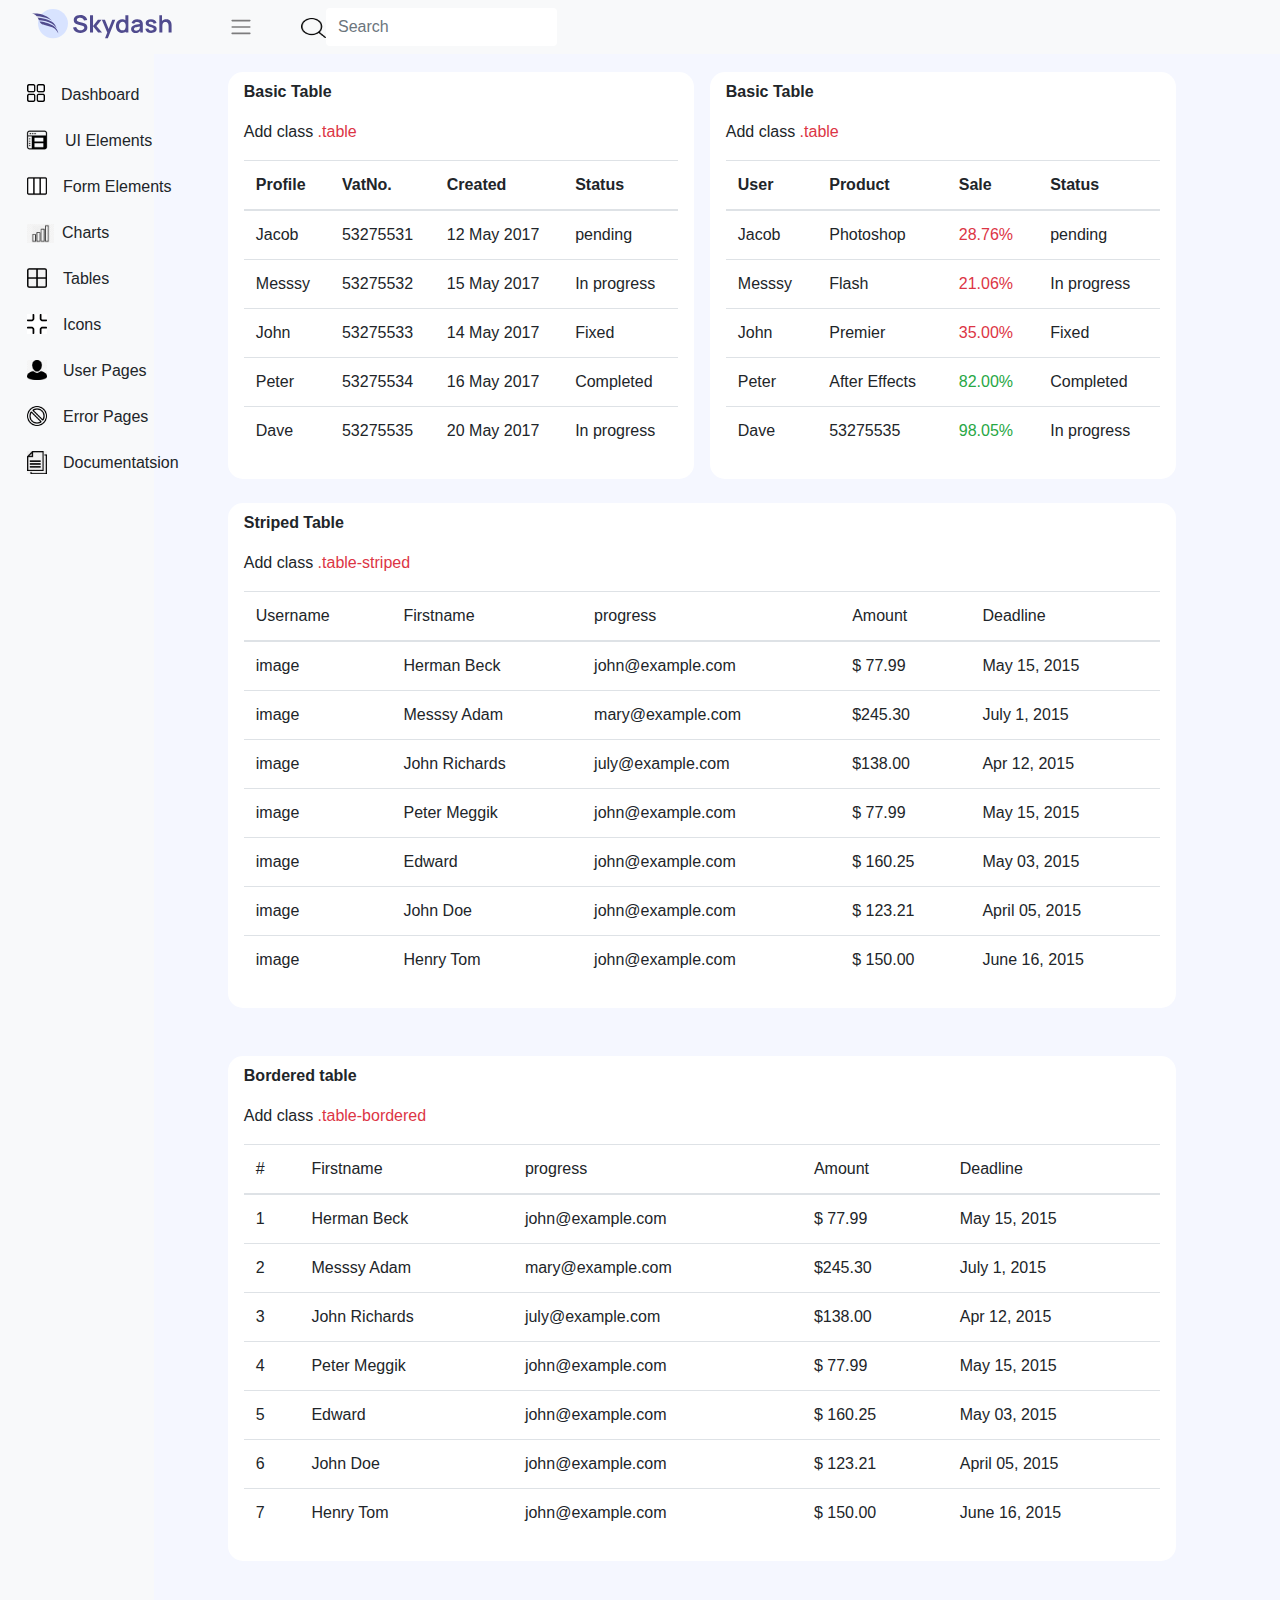
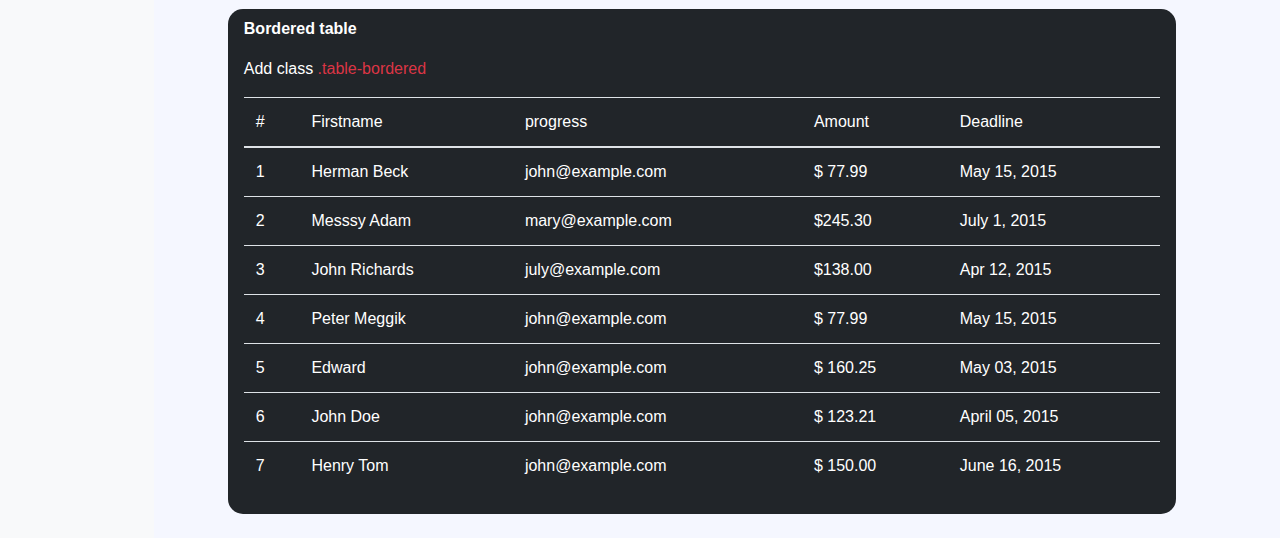
<file: pages/basictable.html>
<!DOCTYPE html>
<html lang="en">
<head>
    <meta charset="UTF-8">
    <title>Basic Tables</title>
    <meta charset="utf-8">
    <meta name="viewport" content="width=device-width, initial-scale=1">
    <link rel="stylesheet" href="https://cdn.jsdelivr.net/npm/bootstrap@4.6.2/dist/css/bootstrap.min.css">
    <!-- <script src="https://cdn.jsdelivr.net/npm/chart.js"></script>
    <script src="https://cdn.jsdelivr.net/npm/jquery@3.7.1/dist/jquery.slim.min.js"></script>
    <script src="https://cdn.jsdelivr.net/npm/popper.js@1.16.1/dist/umd/popper.min.js"></script>
    <script src="https://cdn.jsdelivr.net/npm/bootstrap@4.6.2/dist/js/bootstrap.bundle.min.js"></script> -->
    <!-- <script src="https://cdnjs.cloudflare.com/ajax/libs/Chart.js/2.9.4/Chart.js"></script> -->
    <link rel="stylesheet" href="../style/style2.css">
</head>
<body style="background-color: white;">
    
    
    <nav class="navbar navbar-expand-sm navbar-light bg-light  fixed-top">
        <div class="container-fluid">
            <!-- navbar logo -->
            <a class="navbar-link" href="javascript:void(0)">
                <img src="../images/logo.svg" width="150px" alt="">
            </a>
            <!-- toggler icon -->
            </button>
            <div class="collapse navbar-collapse mx-5" id="mynavbar" style="margin-left: 20px;">
                <ul class="navbar-nav me-auto">
                    <span onclick="toggle()" class="navbar-toggler-icon"></span>
                </ul>
                <form class="d-flex mx-5">
                    <a href="" class="my-auto">
                    <img src="../images/magnifying-glass.png"  width="25px" height="20px" class="my-auto" alt="">
                </a>
                    <input class="form-control me-2" type="text" placeholder="Search" style="border: none;">
                </form>
            </div>
        </div>
    </nav>
    <br><br>









    
    <div class="container-fluid" style="background-color: #F5F7FF;">
        <div class="row">
          <div class="bg-light px-1 py-4 aside" id="sidebar" style="background-color: #fff;">
            <a href="../index.html">
            <button id="nav_btn" class="btn my-1 btnnn1"><img src="../images/menu.png" width="18px" style="margin-top: -5px;" alt=""><span class="mx-3 togle123" id="dash">Dashboard</span></button><br>
          </a>
            <a href="../pages/ui_elements.html">
                <button id="nav_btn2" class="btn my-1 btnnn2"><img src="../images/layo.webp" width="24 px" style="margin-left: -2px; margin-top: -4px;" alt=" togle123"><span class="mx-3" id="dash2">UI Elements</span></button><br>
            </a>
            <a href="../pages/forms.html">
                <button id="nav_btn3" class="btn my-1 btnnn2"><img src="../images/column.png" width="20px" style="margin-top: -4px;" alt=""><span class="mx-3 togle123" id="dash3">Form Elements</span></button><br> 
            </a>
            
                <button id="nav_btn4" class="btn my-1 btnnn2" ><img src="../images/antena.jfif" width="27px" style="margin-top: px;" alt=""><span class="mx-2 togle123" id="dash4">Charts</span></button><br>
            <a href="../pages/basictable.html">
                <button id="nav_btn5" class="btn my-1 btnnn2" ><img src="../grid2.png" width="20px" style="margin-top: -3px;" alt=""><span class="mx-3 togle123" id="dash5">Tables</span></button><br>
            </a>
            <button id="nav_btn6" class="btn my-1 btnnn2" ><img src="../images/icon.png" width="20px" style="margin-top: -3px;" alt=""><span class="mx-3 togle123" id="dash6">Icons</span></button><br>
            <a href="../pages/regis.html">
                <button id="nav_btn7" class="btn my-1 btnnn2" > <img src="../images/profile.png" width="20px" style="margin-top: -3px;" alt=""><span class="mx-3 togle123" id="dash7">User Pages</span></button><br>
            </a>
            <a href="../pages/error.html">
            <button id="nav_btn8" class="btn my-1 btnnn2"><img src="../images/ban.png" width="20px" style="margin-top: -3px;" alt=""><span class="mx-3 togle123" id="dash8">Error Pages</span></button><br>
        </a>
            <button id="nav_btn9" class="btn my-1 btnnn2"><img src="../images/paper2.jpg" width="20px" style="margin-top: -3px;" alt=""><span class="mx-3 togle123" id="dash9">Documentatsion</span></button><br>

        </div>
            <div class="mainbar container-fluid " id="mainbar">
                <br>
                
                

                <div class="row container-fluid">

                    <div class="col bg-white px-3 py-2 mx-2" style="border-radius: 15px;">
                        <p style="font-weight: 700;">Basic Table</p>
                        <p>Add class <span class="text-danger"> .table</span></p>

                        <table class="table">
                            <thead>
                              <tr>
                                <th>Profile</th>
                                <th>VatNo.</th>
                                <th>Created</th>
                                <th>Status</th>
                              </tr>
                            </thead>
                            <tbody>
                              <tr>
                                <td id="td_profile1"></td>
                                <td id="td_vatno1"></td>
                                <td id="td_created1"></td>
                                <td id="td_status1"></td>
                              </tr>
                              <tr>
                                <td id="td_profile2"></td>
                                <td id="td_vatno2"></td>
                                <td id="td_created2"></td>
                                <td id="td_status2"></td>
                              </tr>
                              <tr>
                                <td>John</td>
                                <td>53275533</td>
                                <td>	14 May 2017</td>
                                <td>Fixed</td>
                              </tr>
                              <tr>
                                <td>Peter</td>
                                <td>53275534</td>
                                <td>	16 May 2017</td>
                                <td>Completed</td>
                              </tr>
                              <tr>
                                <td>Dave</td>
                                <td>	53275535</td>
                                <td>	20 May 2017</td>
                                <td>In progress</td>
                              </tr>
                            </tbody>
                          </table>
                    </div>
                    <div class="col bg-white px-3 py-2 mx-2" style="border-radius: 15px;">
                        <p style="font-weight: 700;">Basic Table</p>
                        <p>Add class <span class="text-danger"> .table</span></p>

                        <table class="table">
                            <thead>
                              <tr>
                                <th>User</th>
                                <th>Product</th>
                                <th>Sale</th>
                                <th>Status</th>
                              </tr>
                            </thead>
                            <tbody>
                              <tr>
                                <td>Jacob</td>
                                <td>Photoshop</td>
                                <td class="text-danger">28.76% </td>
                                <td >pending</td>
                              </tr>
                              <tr>
                                <td>Messsy</td>
                                <td>Flash</td>
                                <td class="text-danger">21.06% </td>
                                <td>In progress</td>
                              </tr>
                              <tr>
                                <td>John</td>
                                <td>Premier</td>
                                <td class="text-danger">35.00% </td>
                                <td>Fixed</td>
                              </tr>
                              <tr>
                                <td>Peter</td>
                                <td>After Effects</td>
                                <td class="text-success">82.00% </td>
                                <td>Completed</td>
                              </tr>
                              <tr>
                                <td>Dave</td>
                                <td>	53275535</td>
                                <td class="text-success">98.05% </td>
                                <td>In progress</td>
                              </tr>
                            </tbody>
                          </table>
                    </div>








                    <div class="container-fluid bg-white px-3 py-2 mx-2 my-4" style="border-radius: 15px;">
                      <p style="font-weight: 700;">Striped Table</p>
                      <p style="font-weight: 300;">Add class <span class="text-danger"> .table-striped</span></p>


                      <table class="table">
                        <thead>
                          <tr>
                            <th style="font-weight: 500;">Username</th>
                            <th style="font-weight: 500;">Firstname</th>
                            <th style="font-weight: 500;">progress</th>
                            <th style="font-weight: 500;">Amount</th>
                            <th style="font-weight: 500;">Deadline</th>
                          </tr>
                        </thead>
                        <tbody>
                          <tr>
                            <td>image</td>
                            <td>Herman Beck</td>
                            <td>john@example.com</td>
                            <td>$ 77.99</td>
                            <td>	May 15, 2015</td>
                          </tr>
                          <tr>
                            <td>image</td>
                            <td>	Messsy Adam</td>
                            <td>mary@example.com</td>
                            <td>$245.30</td>
                            <td>	July 1, 2015</td>
                          </tr>
                          <tr>
                            <td>image</td>
                            <td>	John Richards</td>
                            <td>july@example.com</td>
                            <td>$138.00</td>
                            <td>	Apr 12, 2015</td>
                          </tr>
                          <tr>
                            <td>image</td>
                            <td>Peter Meggik</td>
                            <td>john@example.com</td>
                            <td>	$ 77.99</td>
                            <td>	May 15, 2015</td>
                          </tr>
                          <tr>
                            <td>image</td>
                            <td>	Edward</td>
                            <td>john@example.com</td>
                            <td>	$ 160.25</td>
                            <td>May 03, 2015</td>
                          </tr>
                          <tr>
                            <td>image</td>
                            <td>John Doe</td>
                            <td>john@example.com</td>
                            <td>	$ 123.21</td>
                            <td>April 05, 2015</td>
                          </tr>
                          <tr>
                            <td>image</td>
                            <td>Henry Tom</td>
                            <td>	john@example.com</td>
                            <td>$ 150.00</td>
                            <td>June 16, 2015</td>
                          </tr>
                        </tbody>
                      </table>
                    </div>







                    <div class="container-fluid px-3 py-2 mx-2 my-4 bg-white" style="border-radius: 15px;">
                      <p style="font-weight: 700;">Bordered table</p>
                      <p>Add class <span class="text-danger"> .table-bordered </span></p>
                      <table class="table">
                        <thead>
                          <tr>
                            <th style="font-weight: 500;">#</th>
                            <th style="font-weight: 500;">Firstname</th>
                            <th style="font-weight: 500;">progress</th>
                            <th style="font-weight: 500;">Amount</th>
                            <th style="font-weight: 500;">Deadline</th>
                          </tr>
                        </thead>
                        <tbody>
                          <tr>
                            <td>1</td>
                            <td>Herman Beck</td>
                            <td>john@example.com</td>
                            <td>$ 77.99</td>
                            <td>	May 15, 2015</td>
                          </tr>
                          <tr>
                            <td>2</td>
                            <td>	Messsy Adam</td>
                            <td>mary@example.com</td>
                            <td>$245.30</td>
                            <td>	July 1, 2015</td>
                          </tr>
                          <tr>
                            <td>3</td>
                            <td>	John Richards</td>
                            <td>july@example.com</td>
                            <td>$138.00</td>
                            <td>	Apr 12, 2015</td>
                          </tr>
                          <tr>
                            <td>4</td>
                            <td>Peter Meggik</td>
                            <td>john@example.com</td>
                            <td>	$ 77.99</td>
                            <td>	May 15, 2015</td>
                          </tr>
                          <tr>
                            <td>5</td>
                            <td>	Edward</td>
                            <td>john@example.com</td>
                            <td>	$ 160.25</td>
                            <td>May 03, 2015</td>
                          </tr>
                          <tr>
                            <td>6</td>
                            <td>John Doe</td>
                            <td>john@example.com</td>
                            <td>	$ 123.21</td>
                            <td>April 05, 2015</td>
                          </tr>
                          <tr>
                            <td>7</td>
                            <td>Henry Tom</td>
                            <td>	john@example.com</td>
                            <td>$ 150.00</td>
                            <td>June 16, 2015</td>
                          </tr>
                        </tbody>
                      </table>
                    </div>


                    
                    <div class="container-fluid px-3 py-2 mx-2 my-4" style="border-radius: 15px; color: #fff; background-color: #212529;">
                      <p style="font-weight: 700;">Bordered table</p>
                      <p>Add class <span class="text-danger"> .table-bordered </span></p>
                      <table class="table" style="color: #fff;">
                        <thead>
                          <tr>
                            <th style="font-weight: 500;">#</th>
                            <th style="font-weight: 500;">Firstname</th>
                            <th style="font-weight: 500;">progress</th>
                            <th style="font-weight: 500;">Amount</th>
                            <th style="font-weight: 500;">Deadline</th>
                          </tr>
                        </thead>
                        <tbody>
                          <tr>
                            <td>1</td>
                            <td>Herman Beck</td>
                            <td>john@example.com</td>
                            <td>$ 77.99</td>
                            <td>	May 15, 2015</td>
                          </tr>
                          <tr>
                            <td>2</td>
                            <td>	Messsy Adam</td>
                            <td>mary@example.com</td>
                            <td>$245.30</td>
                            <td>	July 1, 2015</td>
                          </tr>
                          <tr>
                            <td>3</td>
                            <td>	John Richards</td>
                            <td>july@example.com</td>
                            <td>$138.00</td>
                            <td>	Apr 12, 2015</td>
                          </tr>
                          <tr>
                            <td>4</td>
                            <td>Peter Meggik</td>
                            <td>john@example.com</td>
                            <td>	$ 77.99</td>
                            <td>	May 15, 2015</td>
                          </tr>
                          <tr>
                            <td>5</td>
                            <td>	Edward</td>
                            <td>john@example.com</td>
                            <td>	$ 160.25</td>
                            <td>May 03, 2015</td>
                          </tr>
                          <tr>
                            <td>6</td>
                            <td>John Doe</td>
                            <td>john@example.com</td>
                            <td>	$ 123.21</td>
                            <td>April 05, 2015</td>
                          </tr>
                          <tr>
                            <td>7</td>
                            <td>Henry Tom</td>
                            <td>	john@example.com</td>
                            <td>$ 150.00</td>
                            <td>June 16, 2015</td>
                          </tr>
                        </tbody>
                      </table>
                    </div>
                </div>



































        </div>
    </div>
</div>
























    <script src="../script/script.js"></script>
    <script src="../data.js"></script>
</body>
</html>
</file>
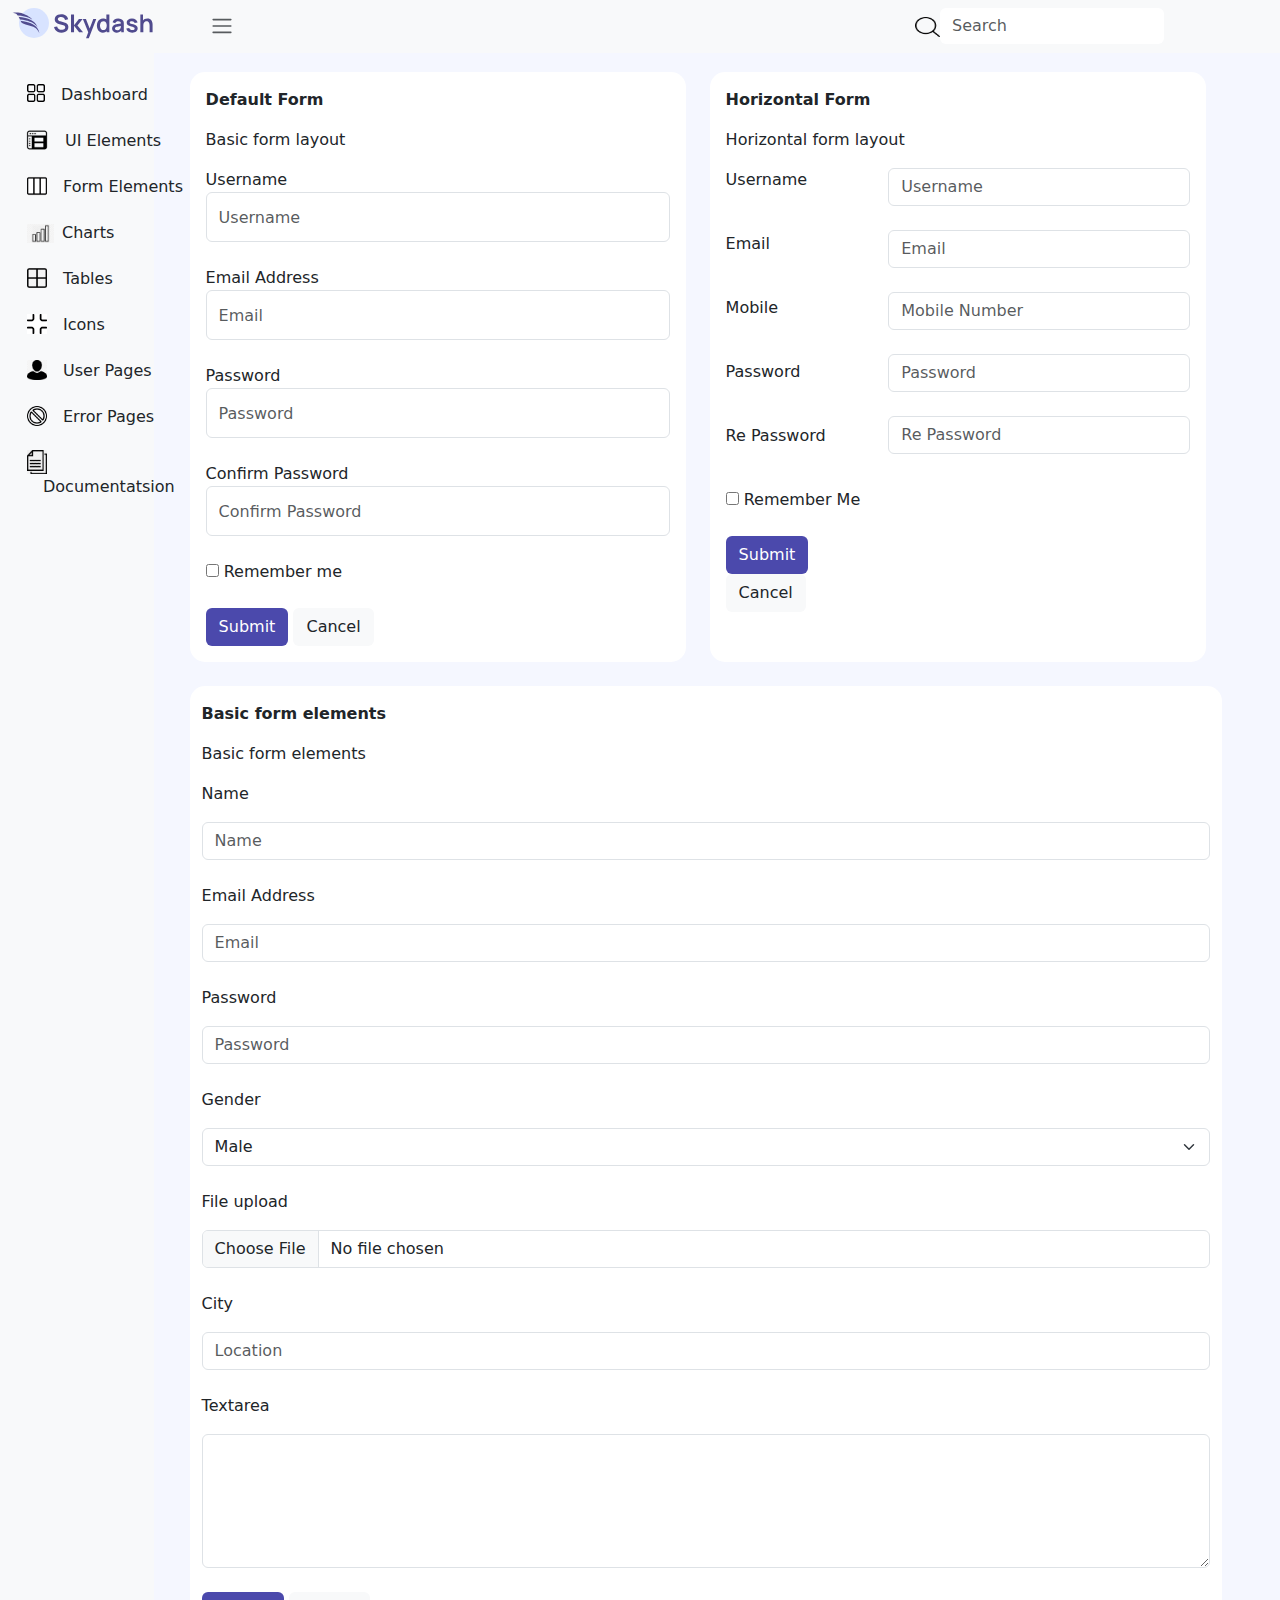
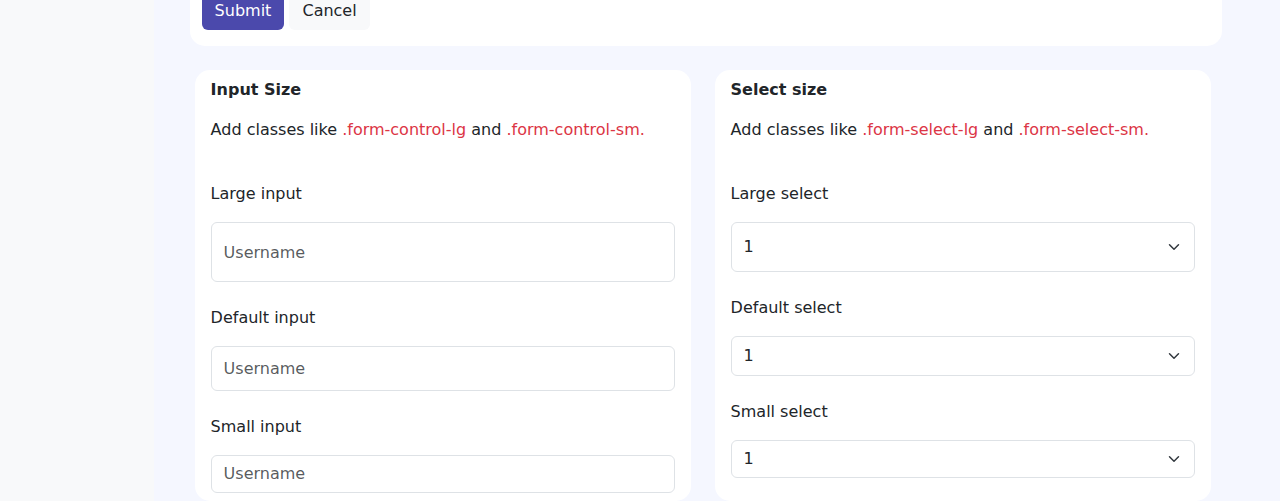
<file: pages/forms.html>
<!DOCTYPE html>
<html lang="en">

<head>
    <meta charset="UTF-8">
    <title>Forms</title>
    <meta charset="utf-8">
    <meta name="viewport" content="width=device-width, initial-scale=1">
    <link href="https://cdn.jsdelivr.net/npm/bootstrap@5.3.3/dist/css/bootstrap.min.css" rel="stylesheet">
    <script src="https://cdn.jsdelivr.net/npm/bootstrap@5.3.3/dist/js/bootstrap.bundle.min.js"></script>
    <link rel="stylesheet" href="../style/style.css">
</head>

<body>

    <nav class="navbar navbar-expand-sm navbar-light bg-light  fixed-top">
        <div class="container-fluid">
            <!-- navbar logo -->
            <a class="navbar-link" href="javascript:void(0)">
                <img src="../images/logo.svg" width="150px" alt="">
            </a>
            <!-- toggler icon -->
            </button>
            <div class="collapse navbar-collapse mx-5" id="mynavbar" style="margin-left: 20px;">
                <ul class="navbar-nav me-auto">
                    <span onclick="toggle()" class="navbar-toggler-icon"></span>
                </ul>
                <form class="d-flex mx-5">
                    <a href="" class="my-auto">
                    <img src="../images/magnifying-glass.png"  width="25px" height="20px" class="my-auto" alt="">
                </a>
                    <input class="form-control me-2" type="text" placeholder="Search" style="border: none;">
                </form>
            </div>
        </div>
    </nav>
    <br><br>


    <div class="container-fluid">
        <div class="row">
            <div class="bg-light px-1 py-4 aside" id="sidebar" style="background-color: #fff;">
                <a href="../index.html">
                <button id="nav_btn" class="btn my-1 btnnn1"><img src="../images/menu.png" width="18px" style="margin-top: -5px;" alt=""><span class="mx-3 togle123" id="dash">Dashboard</span></button><br>
            </a>
                <a href="../pages/ui_elements.html">
                    <button id="nav_btn2" class="btn my-1 btnnn2"><img src="../images/layo.webp" width="24 px" style="margin-left: -2px; margin-top: -4px;" alt=" togle123"><span class="mx-3" id="dash2">UI Elements</span></button><br>
                </a>
                <a href="../pages/forms.html">
                    <button id="nav_btn3" class="btn my-1 btnnn2"><img src="../images/column.png" width="20px" style="margin-top: -4px;" alt=""><span class="mx-3 togle123" id="dash3">Form Elements</span></button><br> 
                </a>
                
                    <button id="nav_btn4" class="btn my-1 btnnn2" ><img src="../images/antena.jfif" width="27px" style="margin-top: px;" alt=""><span class="mx-2 togle123" id="dash4">Charts</span></button><br>
                <a href="../pages/basictable.html">
                    <button id="nav_btn5" class="btn my-1 btnnn2" ><img src="../grid2.png" width="20px" style="margin-top: -3px;" alt=""><span class="mx-3 togle123" id="dash5">Tables</span></button><br>
                </a>
                <button id="nav_btn6" class="btn my-1 btnnn2" ><img src="../images/icon.png" width="20px" style="margin-top: -3px;" alt=""><span class="mx-3 togle123" id="dash6">Icons</span></button><br>
                <a href="../pages/regis.html">
                    <button id="nav_btn7" class="btn my-1 btnnn2" > <img src="../images/profile.png" width="20px" style="margin-top: -3px;" alt=""><span class="mx-3 togle123" id="dash7">User Pages</span></button><br>
                </a>
                <a href="../pages/error.html">
                <button id="nav_btn8" class="btn my-1 btnnn2"><img src="../images/ban.png" width="20px" style="margin-top: -3px;" alt=""><span class="mx-3 togle123" id="dash8">Error Pages</span></button><br>
            </a>
                <button id="nav_btn9" class="btn my-1 btnnn2"><img src="../images/paper2.jpg" width="20px" style="margin-top: -3px;" alt=""><span class="mx-3 togle123" id="dash9">Documentatsion</span></button><br>

            </div>
            <div style="" class="mainbar" id="mainbar">
                <br>


                <div class="row container-fluid">
                    <div class="col bg-white px-3 py-3 mx-4" style="border-radius: 15px;">
                        <p style="font-weight: 700;">Default Form</p>
                        <p>Basic form layout</p>
                        <span>
                            Username
                        </span>
                        <input type="text" class="form-control" placeholder="Username" style="height: 50px;">
                        <br>
                        <span>
                            Email Address
                        </span>
                        <input type="text" class="form-control" placeholder="Email" style="height: 50px;">
                        <br>
                        <span>
                            Password
                        </span>
                        <input type="password" class="form-control" placeholder="Password" style="height: 50px;">
                        <br>
                        <span>
                            Confirm Password
                        </span>
                        <input type="password" class="form-control" placeholder="Confirm Password" style="height: 50px;">
                        <br>
                        <input type="checkbox" class="checkbox" > <span>
                            Remember me
                        </span>
                        <br><br>
                        <button class="btn" style="background-color: #4B49AC; color: white;">Submit</button>
                        <button class="btn bg-light">Cancel</button>
                    </div>
                    <div class="col bg-white  px-3 py-3 " style="border-radius: 15px;">
                        <p style="font-weight: 700;">Horizontal Form</p>
                        <p>Horizontal form layout</p>
                        <div class="row">
                            <div class="col-4">
                                <p>Username</p>
                                <br>
                                <p>Email</p>
                                <br>
                                <p>Mobile</p>
                                <br>
                                <p>Password</p>
                                <br>
                                <p>Re Password</p>
                                <br>
                                <input type="checkbox"> 
                                <span>Remember Me</span>
                                <br><br>
                                <button class="btn" style="background-color: #4B49AC; color: white;">Submit</button>
                                <button class="btn bg-light">Cancel</button>
                            </div>
                            <div class="col-8">
                                <input type="text" class="form-control" placeholder="Username">
                                <br>
                                <input type="text" class="form-control" placeholder="Email">
                                <br>
                                <input type="number" class="form-control" placeholder="Mobile Number">
                                <br>
                                <input type="password" class="form-control" placeholder="Password">
                                <br>
                                <input type="password" class="form-control" placeholder="Re Password">
                            </div>
                        </div>
                    </div>

                  
                </div>
































<br>
                <div class="container-fluid bg-white mx-4 py-3" style="width: 97%; border-radius: 15px;">
                    <p style="font-weight: 700;">Basic form elements</p>
                    <p style="font-weight: 300;">Basic form elements</p>
                    <p>Name</p>
                    <input type="text" class="form-control" placeholder="Name"> 
                    <br>
                    <p>Email Address</p>
                    <input type="text" class="form-control" placeholder="Email">
                    <br>
                    <p>Password</p>
                    <input type="text" class="form-control" placeholder="Password">
                    <br>
                    <p>Gender</p>
                    <select class="form-select">
                        <option>Male</option>
                        <option>Female</option>
                      </select>
                      <br>
                      <p>File upload</p>
                      <input type="file" class="form-control">
                      <br>
                      <p>City</p>
                      <input type="text" class="form-control" placeholder="Location">
                      <br>
                      <p>Textarea</p>
                      <textarea name="" id="" rows="5" class="form-control"></textarea>
                      <br>
                      <button class="btn" style="background-color: #4B49AC; color: white;">Submit</button>
                      <button class="btn bg-light">Cancel</button>
                </div>




<br>


                <div class="row container-fluid" style="margin-left: 1px;">
                    <div class="col bg-white  mx-3 px-3 py-2" style="border-radius: 15px;">
                        <p style="font-weight: 700;">Input Size</p>
                        <p style="font-weight: 300;">Add classes like <span class="text-danger"> .form-control-lg </span> and <span class="text-danger">.form-control-sm.</span></p>
                        <br>
                        <p>Large input</p>
                        <input type="text" class="form-control" style="height: 60px;" placeholder="Username">
                        <br>
                        <p>Default input</p>
                        <input type="text" class="form-control" placeholder="Username" style="height: 45px;">
                        <br>
                        <p>Small input</p>
                        <input type="text" class="form-control" placeholder="Username" >
                    </div>
                    <div class="col bg-white mx-2 px-3 py-2" style="border-radius: 15px;">
                        <p style="font-weight: 700;">Select size</p>
                        <p>Add classes like <span class="text-danger">.form-select-lg </span> and  <span class="text-danger">.form-select-sm.</span></p>
                        <br>
                        <p>Large select</p>
                        <select class="form-select" style="height: 50px;">
                            <option>1</option>
                            <option>2</option>
                            <option>3</option>
                            <option>4</option>
                            <option>5</option>
                        </select>
                        <br>
                        <p>Default select</p>
                        <select class="form-select" style="height: 40px;">
                            <option>1</option>
                            <option>2</option>
                            <option>3</option>
                            <option>4</option>
                            <option>5</option>
                        </select>
                        <br>
                        <p>Small select</p>
                        <select class="form-select">
                            <option>1</option>
                            <option>2</option>
                            <option>3</option>
                            <option>4</option>
                            <option>5</option>
                        </select>
                    </div>
                </div>













                
            </div>
        </div>
    </div>


    <script src="https://maxcdn.bootstrapcdn.com/bootstrap/3.3.7/js/bootstrap.min.js"></script>

    <script src="../script/script.js"></script>
</body>

</html>
</file>
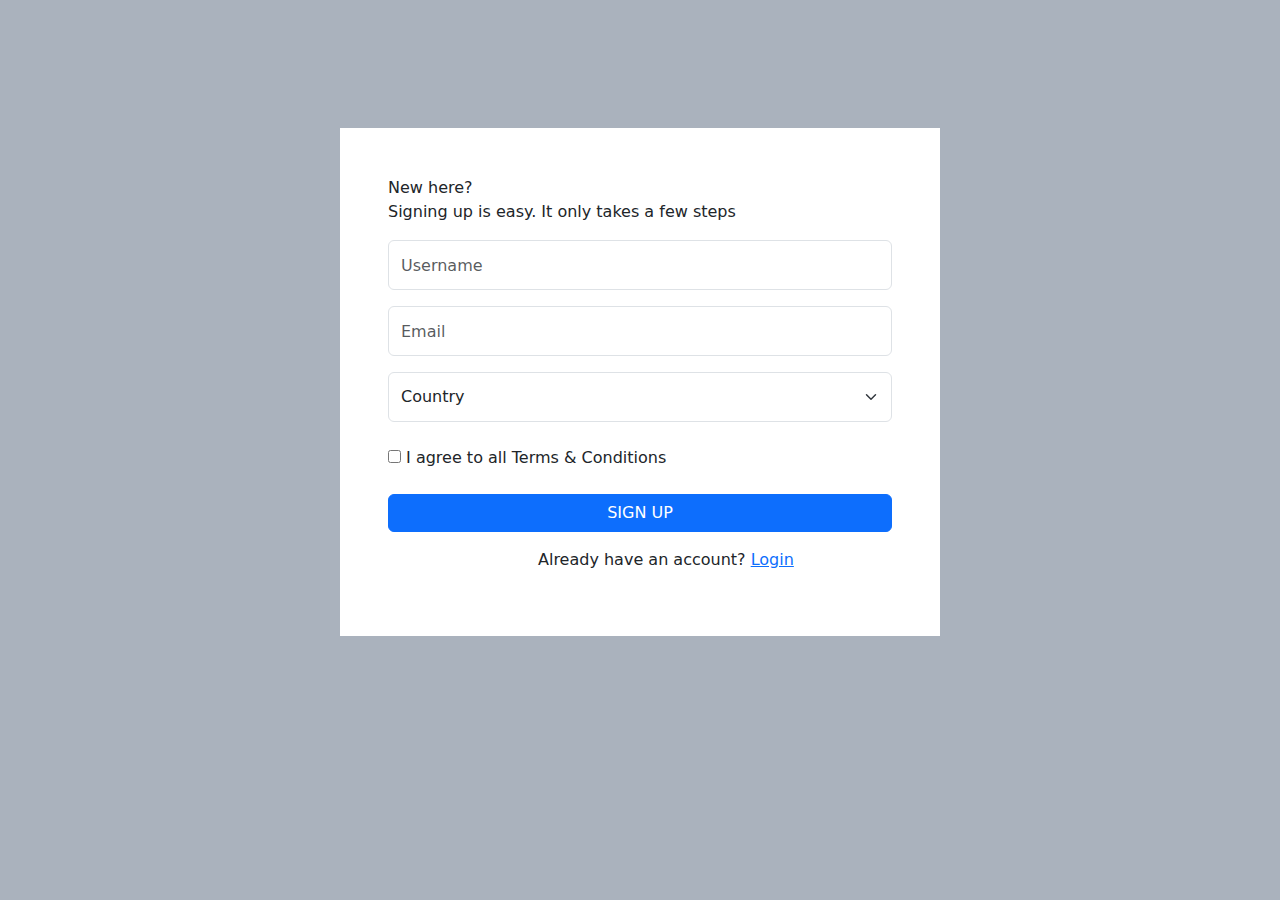
<file: pages/regis.html>
<!DOCTYPE html>
<html lang="en">

<head>
    <meta charset="UTF-8">
    <title>Registration</title>
    <meta charset="utf-8">
    <meta name="viewport" content="width=device-width, initial-scale=1">
    <link href="https://cdn.jsdelivr.net/npm/bootstrap@5.3.3/dist/css/bootstrap.min.css" rel="stylesheet">
    <script src="https://cdn.jsdelivr.net/npm/bootstrap@5.3.3/dist/js/bootstrap.bundle.min.js"></script>
    <link rel="stylesheet" href="../style/style.css">
</head>

<body style="background-color: #aab2bd; display: flex; justify-content: center;">


    <div class="div px-5 py-5 bg-white " style="width: 600px; margin-top: 10%;">
        <p>New here?    <br>
            Signing up is easy. It only takes a few steps</p>
            <input type="text" class="form-control my-3" style="height: 50px;" placeholder="Username">
            <input type="text" class="form-control my-3" style="height: 50px;" placeholder="Email">
            <select class="form-select" style="height: 50px;">
                <option>Country</option>
                <option>United States</option>
                <option>United Kingdom</option>
                <option>India</option>
                <option>Germany</option>
                <option>Argentina</option>
              </select>
              <br>
            <input type="checkbox">
            <span>I agree to all Terms & Conditions </span>
            <br><br>
            <a href="../index.html">
                <button class="btn btn-primary" style="width: 100%;">SIGN UP</button>
            </a>
            <br>
            <p class="my-3" style="margin-left: 150px;">Already have an account? <a href="">Login</a></p>
    </div>





    <script src="https://maxcdn.bootstrapcdn.com/bootstrap/3.3.7/js/bootstrap.min.js"></script>

    <script src="../script/script.js"></script>
</body>

</html>
</file>
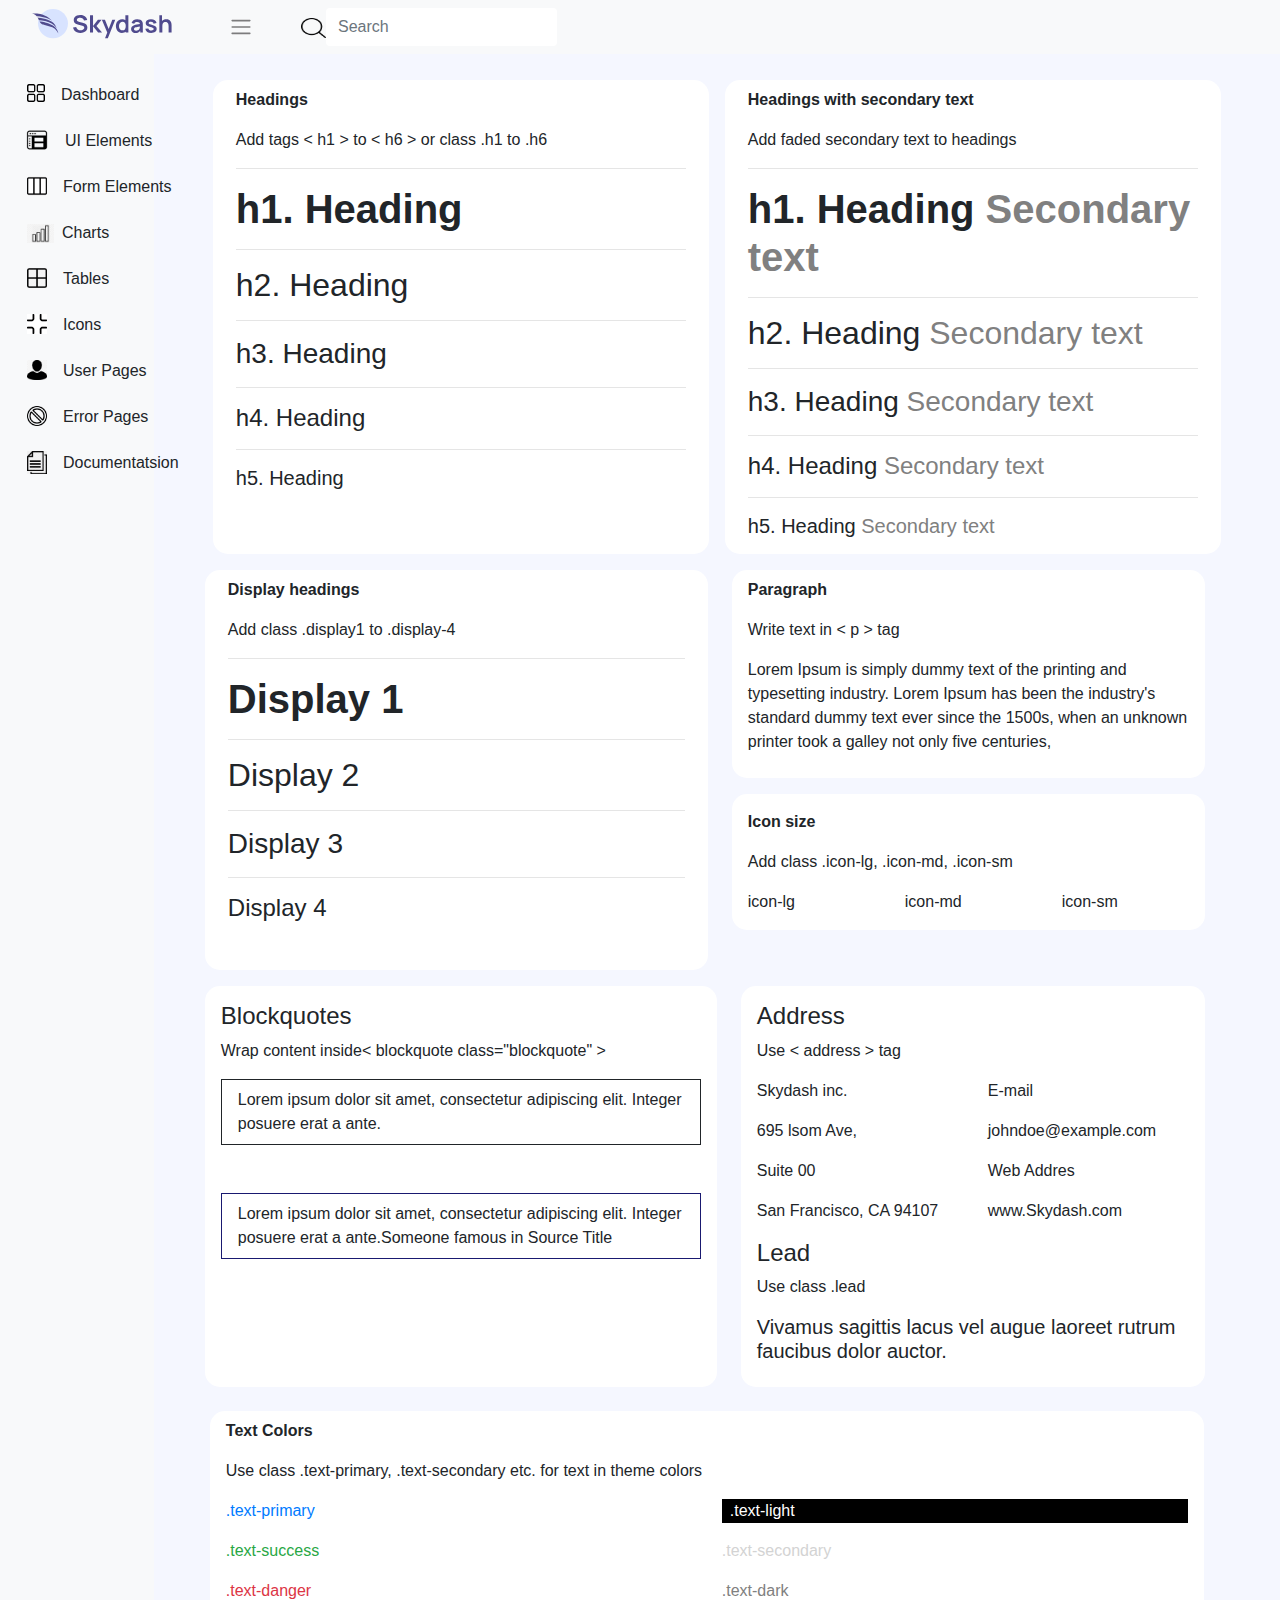
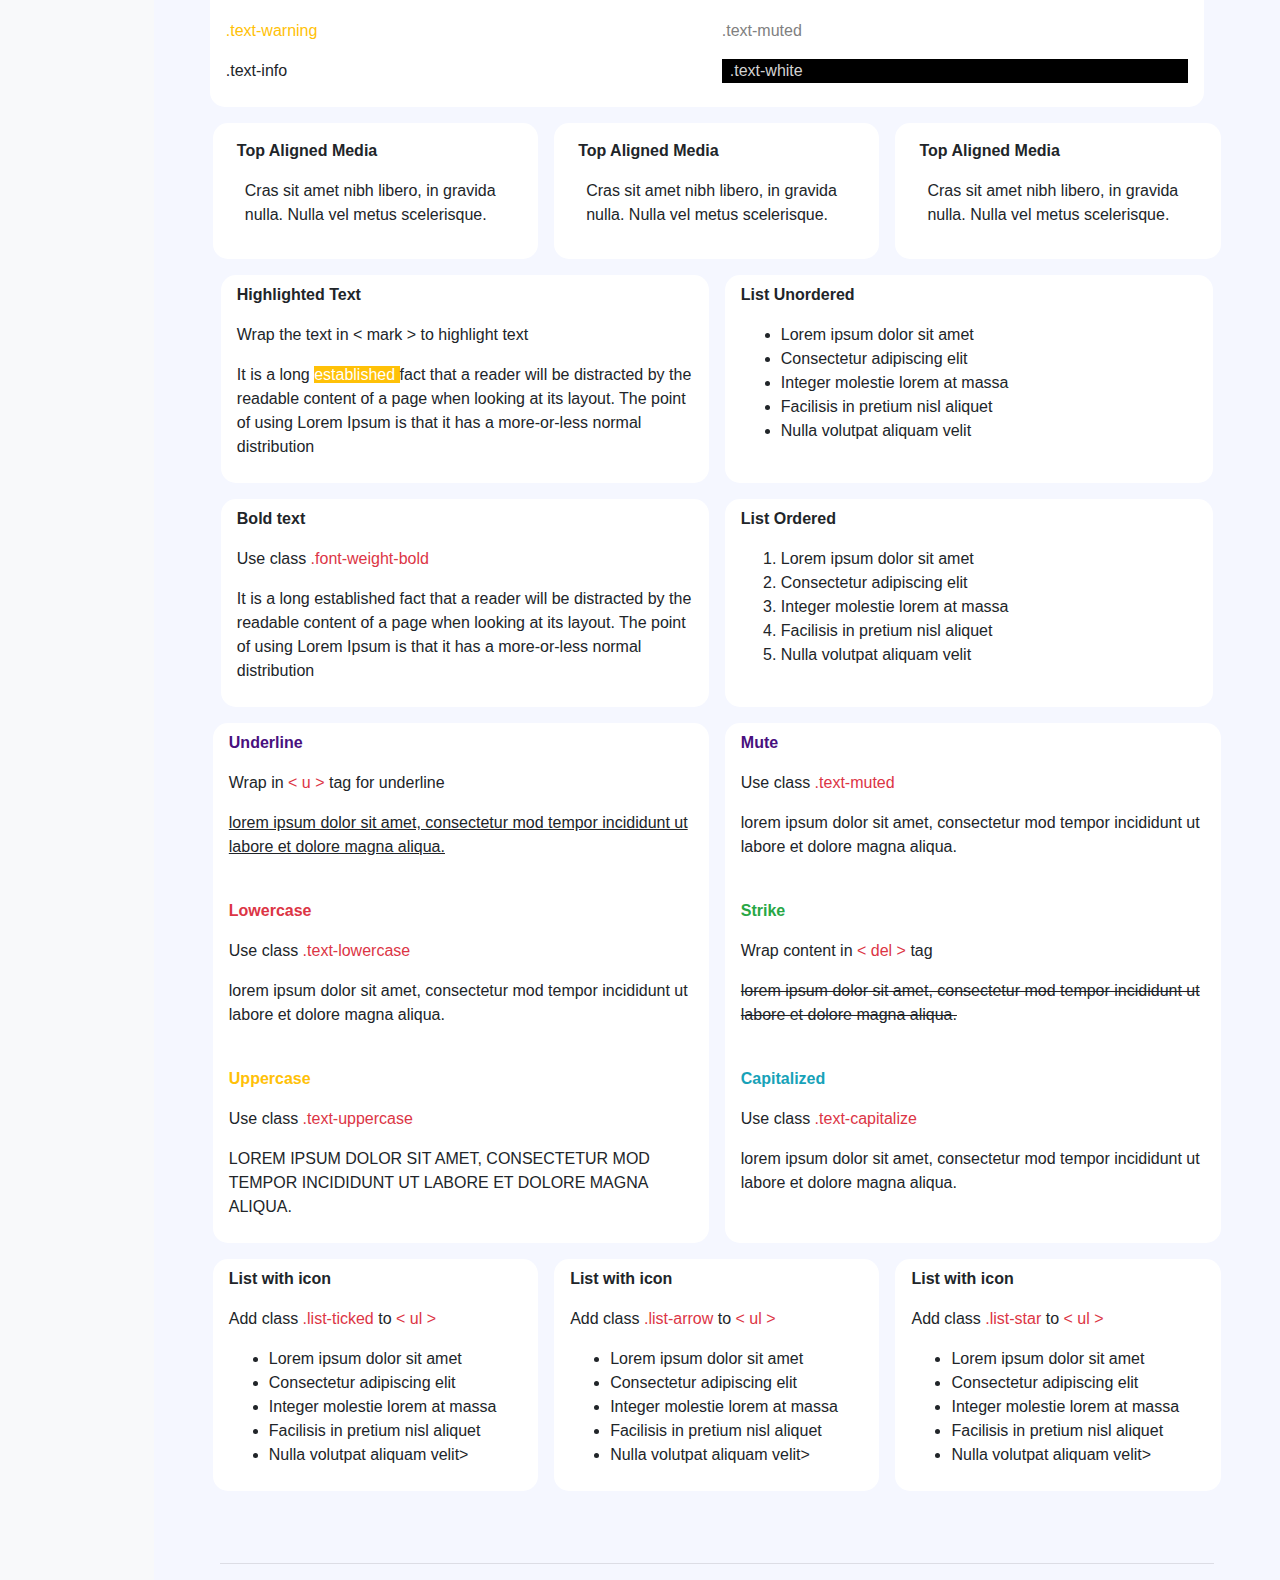
<file: pages/ui_elements.html>
<!DOCTYPE html>
<html lang="en">
<head>
    <meta charset="UTF-8">
    <title>Ui Elements</title>
    <meta charset="utf-8">
    <meta name="viewport" content="width=device-width, initial-scale=1">
    <link rel="stylesheet" href="https://cdn.jsdelivr.net/npm/bootstrap@4.6.2/dist/css/bootstrap.min.css">
    <!-- <script src="https://cdn.jsdelivr.net/npm/chart.js"></script>
    <script src="https://cdn.jsdelivr.net/npm/jquery@3.7.1/dist/jquery.slim.min.js"></script>
    <script src="https://cdn.jsdelivr.net/npm/popper.js@1.16.1/dist/umd/popper.min.js"></script>
    <script src="https://cdn.jsdelivr.net/npm/bootstrap@4.6.2/dist/js/bootstrap.bundle.min.js"></script> -->
    <!-- <script src="https://cdnjs.cloudflare.com/ajax/libs/Chart.js/2.9.4/Chart.js"></script> -->
    <link rel="stylesheet" href="../style/style2.css">
</head>
<body style="background-color: white;">
    
    
    <nav class="navbar navbar-expand-sm navbar-light bg-light  fixed-top">
        <div class="container-fluid">
            <!-- navbar logo -->
            <a class="navbar-link" href="javascript:void(0)">
                <img src="../images/logo.svg" width="150px" alt="">
            </a>
            <!-- toggler icon -->
            </button>
            <div class="collapse navbar-collapse mx-5" id="mynavbar" style="margin-left: 20px;">
                <ul class="navbar-nav me-auto">
                    <span onclick="toggle()" class="navbar-toggler-icon"></span>
                </ul>
                <form class="d-flex mx-5">
                    <a href="" class="my-auto">
                    <img src="../images/magnifying-glass.png"  width="25px" height="20px" class="my-auto" alt="">
                </a>
                    <input class="form-control me-2" type="text" placeholder="Search" style="border: none;">
                </form>
            </div>
        </div>
    </nav>
    <br><br>









    
    <div class="container-fluid" style="background-color: #F5F7FF;">
        <div class="row">
            <div class="bg-light px-1 py-4 aside" id="sidebar" style="background-color: #fff;">
                <a href="../index.html">
                <button id="nav_btn" class="btn my-1 btnnn1"><img src="../images/menu.png" width="18px" style="margin-top: -5px;" alt=""><span class="mx-3 togle123" id="dash">Dashboard</span></button><br>
            </a>
                <a href="../pages/ui_elements.html">
                    <button id="nav_btn2" class="btn my-1 btnnn2"><img src="../images/layo.webp" width="24 px" style="margin-left: -2px; margin-top: -4px;" alt=" togle123"><span class="mx-3" id="dash2">UI Elements</span></button><br>
                </a>
                <a href="../pages/forms.html">
                    <button id="nav_btn3" class="btn my-1 btnnn2"><img src="../images/column.png" width="20px" style="margin-top: -4px;" alt=""><span class="mx-3 togle123" id="dash3">Form Elements</span></button><br> 
                </a>
                
                    <button id="nav_btn4" class="btn my-1 btnnn2" ><img src="../images/antena.jfif" width="27px" style="margin-top: px;" alt=""><span class="mx-2 togle123" id="dash4">Charts</span></button><br>
                <a href="../pages/basictable.html">
                    <button id="nav_btn5" class="btn my-1 btnnn2" ><img src="../grid2.png" width="20px" style="margin-top: -3px;" alt=""><span class="mx-3 togle123" id="dash5">Tables</span></button><br>
                </a>
                <button id="nav_btn6" class="btn my-1 btnnn2" ><img src="../images/icon.png" width="20px" style="margin-top: -3px;" alt=""><span class="mx-3 togle123" id="dash6">Icons</span></button><br>
                <a href="../pages/regis.html">
                    <button id="nav_btn7" class="btn my-1 btnnn2" > <img src="../images/profile.png" width="20px" style="margin-top: -3px;" alt=""><span class="mx-3 togle123" id="dash7">User Pages</span></button><br>
                </a>
                <a href="../pages/error.html">
                <button id="nav_btn8" class="btn my-1 btnnn2"><img src="../images/ban.png" width="20px" style="margin-top: -3px;" alt=""><span class="mx-3 togle123" id="dash8">Error Pages</span></button><br>
            </a>
                <button id="nav_btn9" class="btn my-1 btnnn2"><img src="../images/paper2.jpg" width="20px" style="margin-top: -3px;" alt=""><span class="mx-3 togle123" id="dash9">Documentatsion</span></button><br>

            </div>
            <div class="mainbar container-fluid " id="mainbar">
                <br>
                    <div class="row">
                        <div class="col m-2" style=" width: 45%; background-color: #fff; border-radius: 15px;">
                            <div class="p-2">
                              <p  style="font-weight: 700;">  Headings </p>
                              <p style="font-weight: 300;">Add tags < h1 > to < h6 > or class .h1 to .h6</p>
                              <hr>
                              <h1 style="font-weight: 600;">h1. Heading</h1>
                              <hr>
                              <h2 style="font-weight: 500;">h2. Heading</h2>
                              <hr>
                              <h3 style="font-weight: 400;">h3. Heading</h3>
                              <hr>
                              <h4 style="font-weight: 300;">h4. Heading</h4>
                              <hr>
                              <h5 style="font-weight: 200;">h5. Heading</h5>
                            </div>
                        </div>
                        <div class="col m-2" style=" width: 45%; background-color: #fff; border-radius: 15px;">
                            <div class="p-2">
                                <p  style="font-weight: 700;"> Headings with secondary text                                </p>
                                <p style="font-weight: 300;">Add faded secondary text to headings</p>
                                <hr>
                                <h1 style="font-weight: 600;">h1. Heading <span style="color: gray;">Secondary text</span></h1>
                                <hr>
                                <h2 style="font-weight: 500;">h2. Heading <span style="color: gray;">Secondary text</span></h2>
                                <hr>
                                <h3 style="font-weight: 400;">h3. Heading <span style="color: gray;">Secondary text</span></h3>
                                <hr>
                                <h4 style="font-weight: 300;">h4. Heading <span style="color: gray;">Secondary text</span></h4>
                                <hr>
                                <h5 style="font-weight: 200;">h5. Heading <span style="color: gray;">Secondary text</span></h5>
                              </div>
                        </div>
                    </div>
                    <div class="row ">
                        <div class="col my-2 " style=" width: 45%; background-color: #fff; border-radius: 15px;">
                            <div class="p-2">
                                <p  style="font-weight: 700;"> Display headings                               </p>
                                <p style="font-weight: 300;">Add class .display1 to .display-4</p>
                                <hr>
                                <h1 style="font-weight: 600;">Display 1</h1>
                                <hr>
                                <h2 style="font-weight: 500;">Display 2</h2>
                                <hr>
                                <h3 style="font-weight: 400;">Display 3 </h3>
                                <hr>
                                <h4 style="font-weight: 300;">Display 4</h4>
                              </div>
                        </div>
                        <div class="col  my-2 mx-4" style="width: 45%; padding: 0px;">
                            <div class="px-3 py-2" style="background-color: #fff; border-radius: 15px; ">
                                <p style="font-weight: 700;">Paragraph</p>
                                <p style="font-weight: 300;">Write text in < p > tag</p>
                                <p>Lorem Ipsum is simply dummy text of the printing and typesetting industry. Lorem Ipsum has been the industry's standard dummy text ever since the 1500s, when an unknown printer took a galley not only five centuries,</p>
                            </div>
                            <div class="my-3 px-3 py-3" style="background-color: #fff; border-radius: 15px;">
                                <p style="font-weight: 700;">Icon size</p>
                                <p style="font-weight: 400;">Add class .icon-lg, .icon-md, .icon-sm</p>
                                <div class="row">
                                    <div class="col-4">icon-lg</div>
                                    <div class="col-4">icon-md</div>
                                    <div class="col-4">icon-sm</div>
                                </div>
                            </div>
                            <br>
                        </div>
                    </div>




                    <div class="row" >
                        <div class="col-6 my-2 px-3 py-3" style="background-color: #fff; border-radius: 15px;">
                            <h4>Blockquotes</h4>
                            <p>Wrap content inside< blockquote class="blockquote" >  </p>
                            <div class="px-3 py-2" style="border: 1px solid;">
                                Lorem ipsum dolor sit amet, consectetur adipiscing elit. Integer posuere erat a ante.
                            </div>
<br><br>

                            <div class="px-3 py-2" style="border: 1px solid midnightblue;">
                                Lorem ipsum dolor sit amet, consectetur adipiscing elit. Integer posuere erat a ante.Someone famous in Source Title
                            </div>
                            <br>
                        </div>
                        <div class="col mx-4 my-2 px-3 py-3" style=" border-radius: 15px; width: 45%; background-color: #fff;">
                            <div class="">
                                <h4>Address</h4>
                                <p>Use < address > tag</p>
                                <div class="row">
                                    <div class="col-6">
                                        <p>Skydash inc.</p>
                                        <p>695 lsom Ave,</p>
                                        <p>Suite 00</p>
                                        <p>San Francisco, CA 94107</p>
                                    </div>
                                    <div class="col-6">
                                        <p>E-mail</p>
                                        <p>johndoe@example.com</p>
                                        <p>Web Addres</p>
                                        <p>www.Skydash.com</p>
                                    </div>
                                </div>


                                <h4>Lead</h4>

                                <p>Use class .lead</p>
                                <h5>Vivamus sagittis lacus vel augue laoreet rutrum faucibus dolor auctor.   </h5>
                            </div>
                        </div>
                    </div>



                    <div class=" my-3 px-3 py-2" style="background-color: white; border-radius: 15px; width: 100%; margin-left: -10px;">
                        <p style="font-weight: 700;">Text Colors</p>
                        <p>Use class .text-primary, .text-secondary etc. for text in theme colors</p>
                        <div class="row">
                            <div class="col-6">
                                <p class="text-primary">.text-primary</p>
                                <p class="text-success">.text-success</p>
                                <p class="text-danger">.text-danger</p>
                                <p class="text-warning">.text-warning</p>
                                <p>.text-info</p>
                            </div>
                            <div class="col-6">
                                <p class="px-2" style="background-color: black; color: #fff; ">.text-light</p>
                                <p style="color: lightgray;">.text-secondary</p>
                                <p style="color: grey;">.text-dark</p>
                                <p style="color: gray;">.text-muted</p>
                                <p class="px-2" style="color: lightgray; background-color: black;">.text-white</p>
                            </div>
                        </div>
                    </div>




                    <div class="row">
                        <div class="col mx-2 py-3 px-3 bg-white" style=" border-radius: 15px;">
                            <p class="mx-2" style="font-weight: 700;">Top Aligned Media</p>
                            <p class="mx-3">Cras sit amet nibh libero, in gravida nulla. Nulla vel metus scelerisque.</p>
                        </div>
                        <div class="col mx-2 py-3 px-3 bg-white" style=" border-radius: 15px;">
                            <p class="mx-2" style="font-weight: 700;">Top Aligned Media</p>
                            <p class="mx-3">Cras sit amet nibh libero, in gravida nulla. Nulla vel metus scelerisque.</p>
                        </div>
                        <div class="col mx-2 py-3 px-3 bg-white" style="border-radius: 15px;">
                            <p class="mx-2" style="font-weight: 700;">Top Aligned Media</p>
                            <p class="mx-3">Cras sit amet nibh libero, in gravida nulla. Nulla vel metus scelerisque.</p>
                        </div>
                    </div>



                    <div class="row m-2">
                        <div class="row my-2">
                            <div class="col px-3 py-2 bg-white mx-2" style=" border-radius: 15px;">
                                <p style="font-weight: 700;">Highlighted Text</p>
                                <p>Wrap the text in < mark > to highlight text</p>
                                <p>It is a long <span class="bg-warning" style=" color: white; "> established </span> fact that a reader will be distracted by the readable content of a page when looking at its layout. The point of using Lorem Ipsum is that it has a more-or-less normal distribution</p>
                            </div>
                            <div class="col px-3 py-2 bg-white mx-2" style=" border-radius: 15px;">
                                <p style="font-weight: 700;">List Unordered</p>
                                <ul>
                                    <li>Lorem ipsum dolor sit amet</li>
                                    <li>Consectetur adipiscing elit</li>
                                    <li>Integer molestie lorem at massa</li>
                                    <li>Facilisis in pretium nisl aliquet</li>
                                    <li>Nulla volutpat aliquam velit</li>
                                </ul>
                            </div>                       
                         </div>
                         <div class="row my-2">
                            <div class="col px-3 py-2 bg-white mx-2" style=" border-radius: 15px;">
                                <p style="font-weight: 700;">Bold text</p>
                                <p>Use class <span class="text-danger">.font-weight-bold</span></p>
                                <p>It is a long established fact that a reader will be distracted by the readable content of a page when looking at its layout. The point of using Lorem Ipsum is that it has a more-or-less normal distribution</p>
                            </div>
                            <div class="col px-3 py-2 bg-white mx-2" style=" border-radius: 15px;">
                                <p style="font-weight: 700;">List Ordered</p>
                                <ol>
                                    <li>Lorem ipsum dolor sit amet</li>
                                    <li>Consectetur adipiscing elit</li>
                                    <li>Integer molestie lorem at massa</li>
                                    <li>Facilisis in pretium nisl aliquet</li>
                                    <li>Nulla volutpat aliquam velit</li>
                                </ol>
                            </div>                       
                         </div>
                         




                         
                    </div>

                    <div class="row my-2 ">
                        <div class="col bg-white mx-2 px-3 py-2" style="border-radius: 15px;">
                            <p style="color: rgb(72, 16, 126); font-weight: 700;">Underline</p>
                            <p>Wrap in <span class="text-danger">< u ></span> tag for underline</p>
                            <p style="text-decoration: underline;">lorem ipsum dolor sit amet, consectetur mod tempor incididunt ut labore et dolore magna aliqua.</p>
                            <br>
                            <p class="text-danger" style=" font-weight: 700;">Lowercase</p>
                            <p>Use class <span class="text-danger"> .text-lowercase </span></p>
                            <p>lorem ipsum dolor sit amet, consectetur mod tempor incididunt ut labore et dolore magna aliqua.</p>
                            <br>
                            <p class="text-warning" style="font-weight: 700;">Uppercase</p>
                            <p>Use class <span class="text-danger">.text-uppercase</span></p>
                            <p class="text-uppercase">lorem ipsum dolor sit amet, consectetur mod tempor incididunt ut labore et dolore magna aliqua.</p>
                        </div>


                        <div class="col bg-white px-3 py-2  mx-2" style="border-radius: 15px;">
                            <p style="color: rgb(72, 16, 126); font-weight: 700;">Mute</p>
                            <p>Use class <span class="text-danger"> .text-muted</span></p>
                            <p>lorem ipsum dolor sit amet, consectetur mod tempor incididunt ut labore et dolore magna aliqua.</p>
                            <br>
                            <p class="text-success" style="font-weight: 700;">Strike</p>
                            <p>Wrap content in <span class="text-danger"> < del > </span> tag</p>
                            <p style="text-decoration:line-through;">lorem ipsum dolor sit amet, consectetur mod tempor incididunt ut labore et dolore magna aliqua.</p>
                            <br>
                            <p style="font-weight: 700;" class="text-info">Capitalized</p>
                            <p>Use class <span class="text-danger"> .text-capitalize </span></p>
                            <p>lorem ipsum dolor sit amet, consectetur mod tempor incididunt ut labore et dolore magna aliqua.</p>
                        </div> 
                     </div>


                     <div class="row">
                        <div class="col px-3 py-2 bg-white my-2 mx-2" style="border-radius: 15px;">
                            <p style="font-weight: 700;">List with icon</p>
                            <p>Add class <span class="text-danger"> .list-ticked </span> to <span class="text-danger"> < ul > </span></p>
                            <ul>
                                <li>Lorem ipsum dolor sit amet</li>
                                <li>Consectetur adipiscing elit</li>
                                <li>Integer molestie lorem at massa</li>
                                <li>Facilisis in pretium nisl aliquet</li>
                                <li>Nulla volutpat aliquam velit></li>
                            </ul>
                        </div>
                        <div class="col px-3 py-2 bg-white my-2 mx-2" style="border-radius: 15px;">
                            <p style="font-weight: 700;">List with icon</p>
                            <p>Add class <span class="text-danger"> .list-arrow </span> to <span class="text-danger"> < ul > </span></p>
                            <ul>
                                <li>Lorem ipsum dolor sit amet</li>
                                <li>Consectetur adipiscing elit</li>
                                <li>Integer molestie lorem at massa</li>
                                <li>Facilisis in pretium nisl aliquet</li>
                                <li>Nulla volutpat aliquam velit></li>
                            </ul>
                        </div>
                        <div class="col px-3 py-2 bg-white my-2 mx-2" style="border-radius: 15px;">
                            <p style="font-weight: 700;">List with icon</p>
                            <p>Add class <span class="text-danger"> .list-star </span> to <span class="text-danger"> < ul > </span></p>
                            <ul>
                                <li>Lorem ipsum dolor sit amet</li>
                                <li>Consectetur adipiscing elit</li>
                                <li>Integer molestie lorem at massa</li>
                                <li>Facilisis in pretium nisl aliquet</li>
                                <li>Nulla volutpat aliquam velit></li>
                            </ul>
                        </div>
                     </div>
                     <br><br>
                     <hr>
                </div>























    <!-- <script src="https://maxcdn.bootstrapcdn.com/bootstrap/3.3.7/js/bootstrap.min.js"></script> -->

    <script src="../script/script.js"></script>
</body>
</html>
</file>
<file: style/style2.css>
body{
    background-color: #F5F7FF;
}



.aside{
    width: 12%;
}
.clicked{
    width: 4%;
    background-color: grey;
    box-sizing: border-box;
}


.mainbar{
    width: 80%;
}

.clicked2{
    width: 93%;
}

.dashcl{
    display: none;
}

.btnnn1{
    width: 200px;
     text-align: left;
      margin-left: 10px;
}

.btnnn2{
    width: 200px;
     text-align: left;
      margin-left: 10px;
}

.nav_btncl{
    width: 45px;
}
</file>
<file: style/style.css>
body{
    background-color: #F5F7FF;
}



.aside{
    width: 12%;
}
.clicked{
    width: 4%;
    background-color: grey;
    box-sizing: border-box;
}


.mainbar{
    width: 85%;
}

.clicked2{
    width: 93%;
}

.dashcl{
    display: none;
}

.btnnn1{
    width: 200px;
     text-align: left;
      margin-left: 10px;
}

.btnnn2{
    width: 200px;
     text-align: left;
      margin-left: 10px;
}

.nav_btncl{
    width: 45px;
}
</file>
